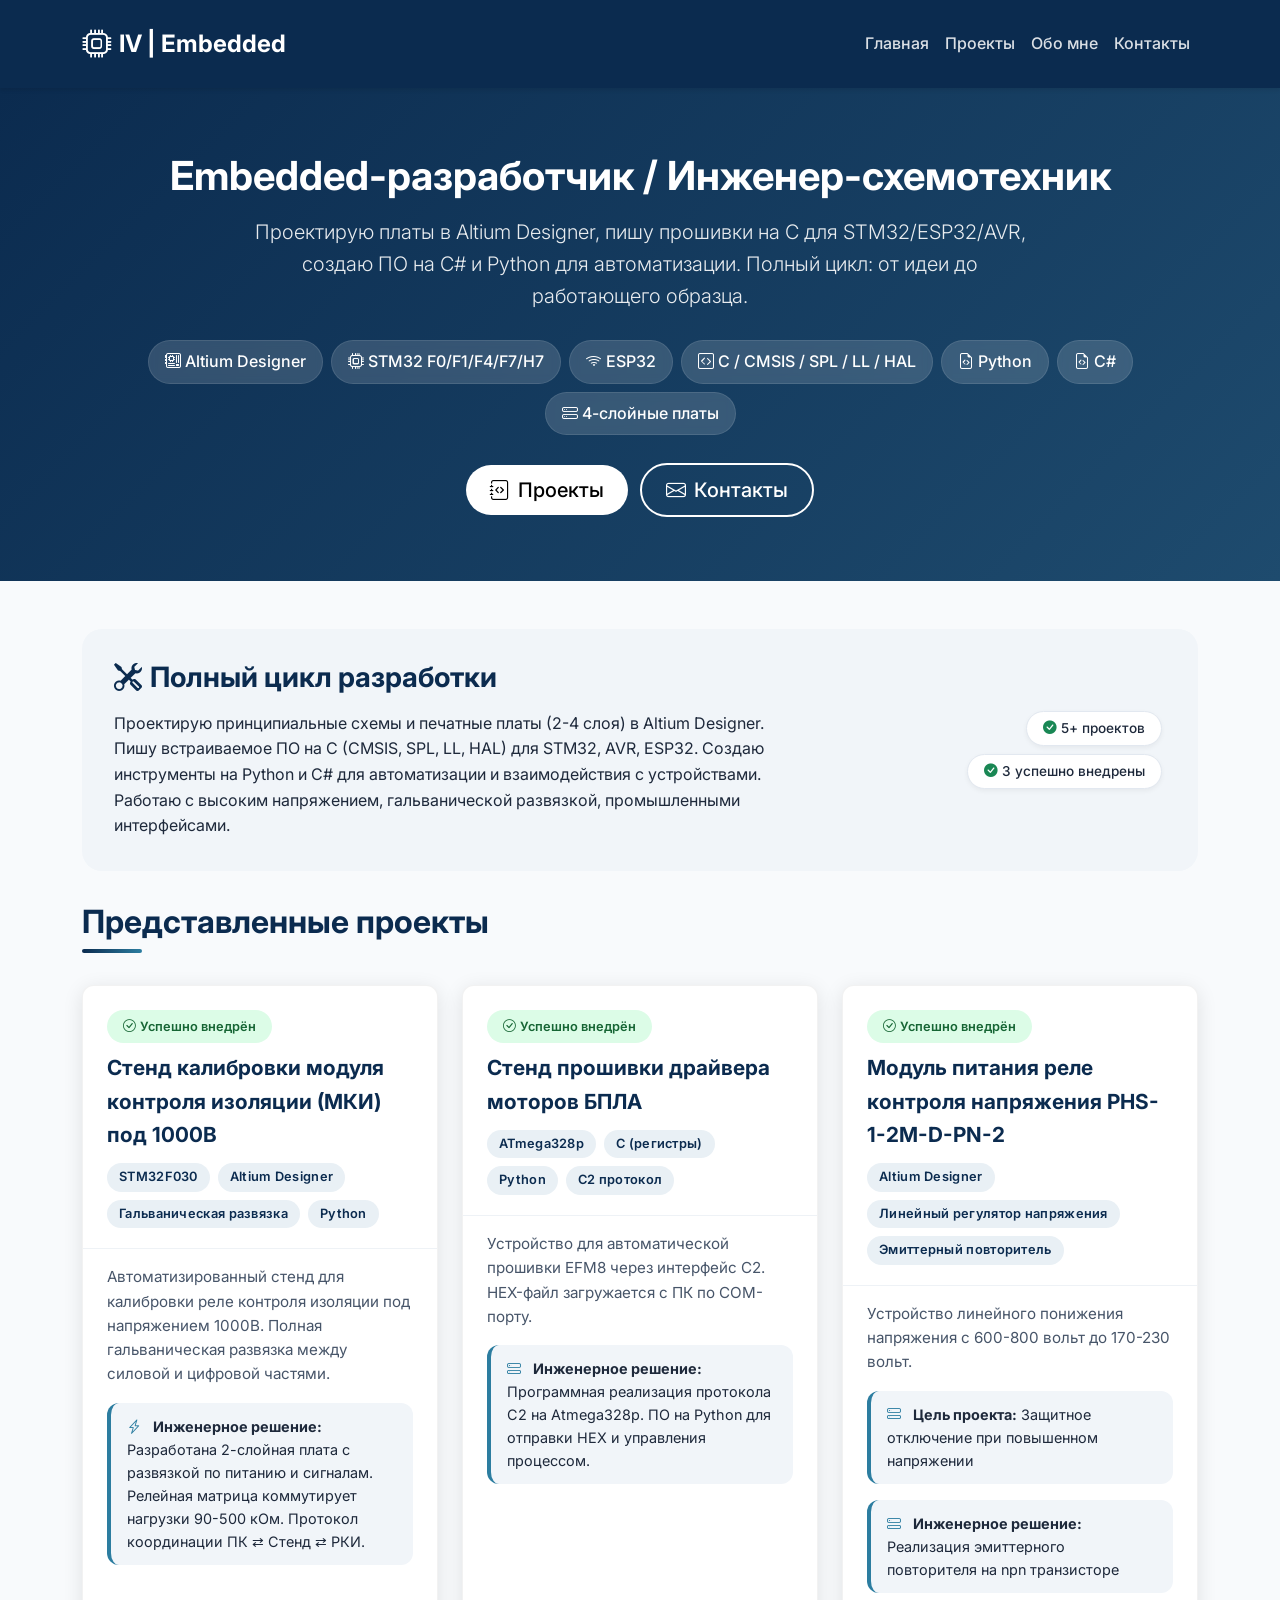
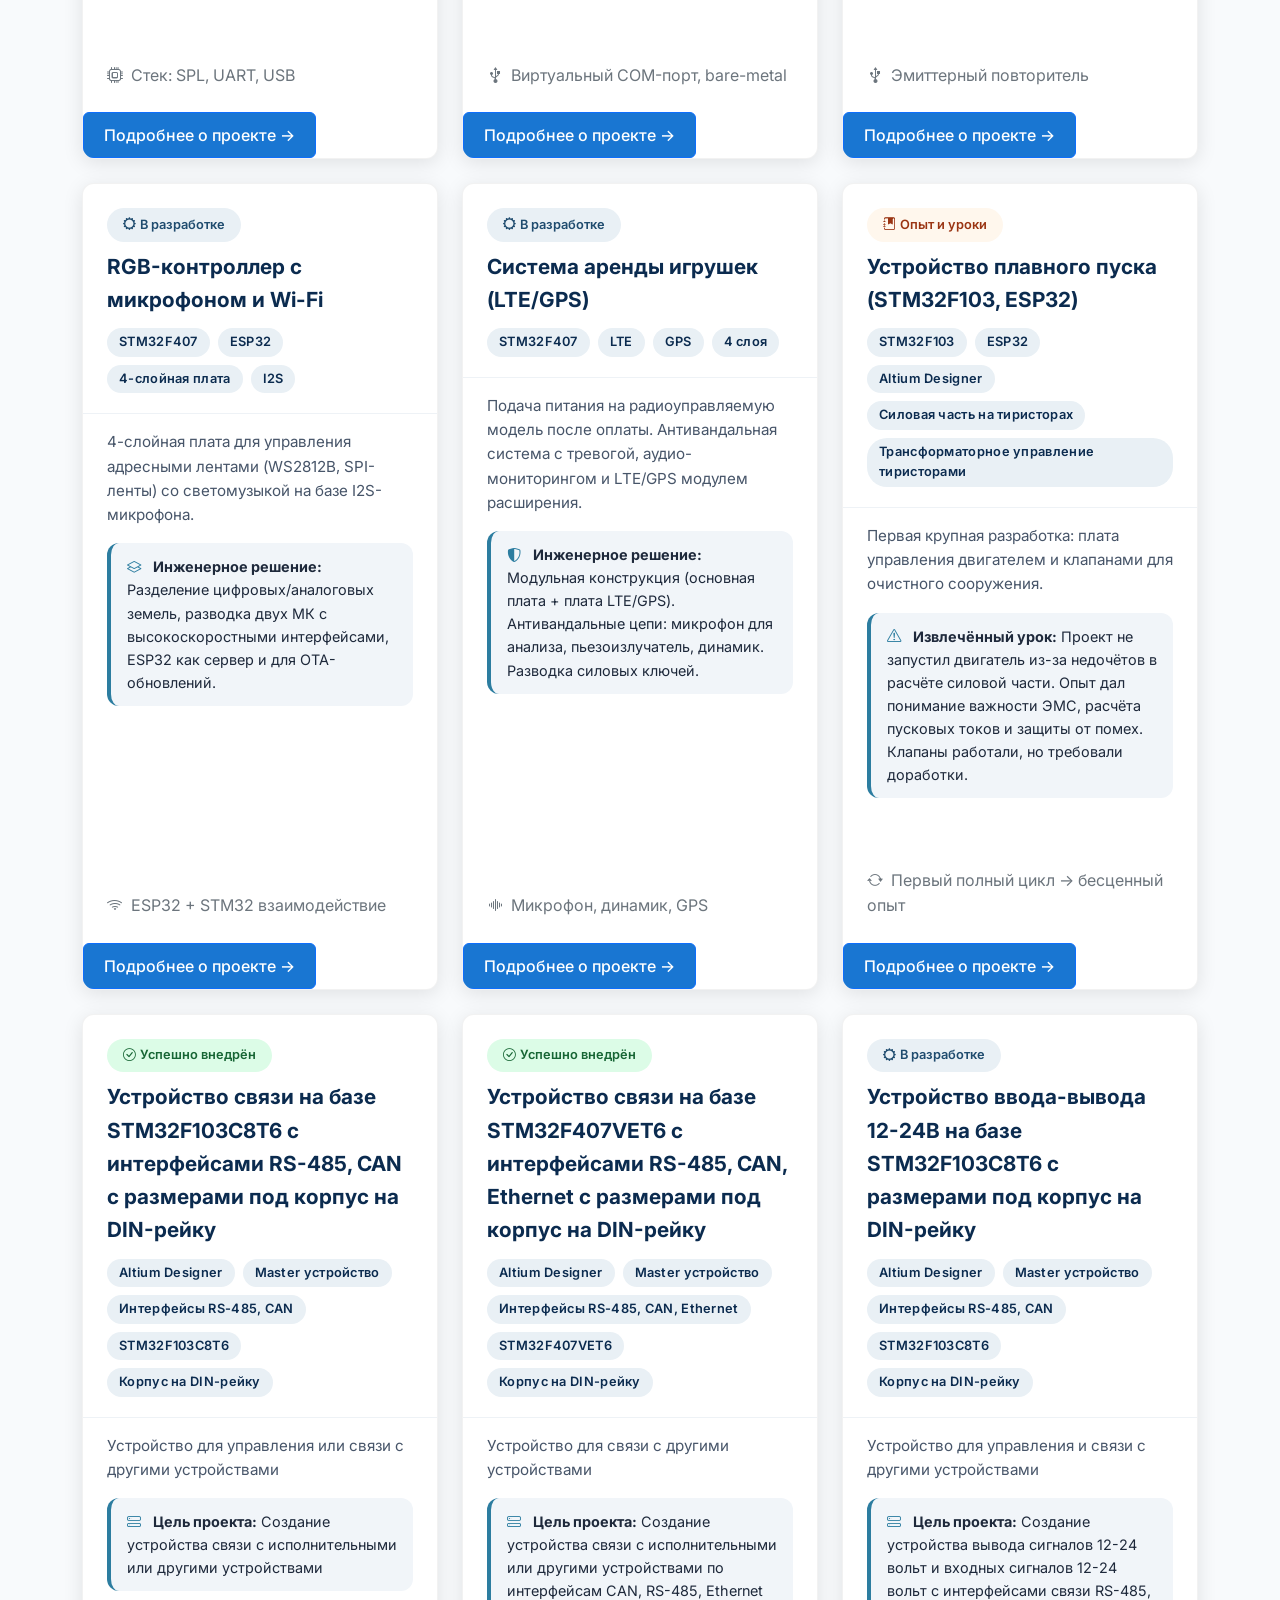
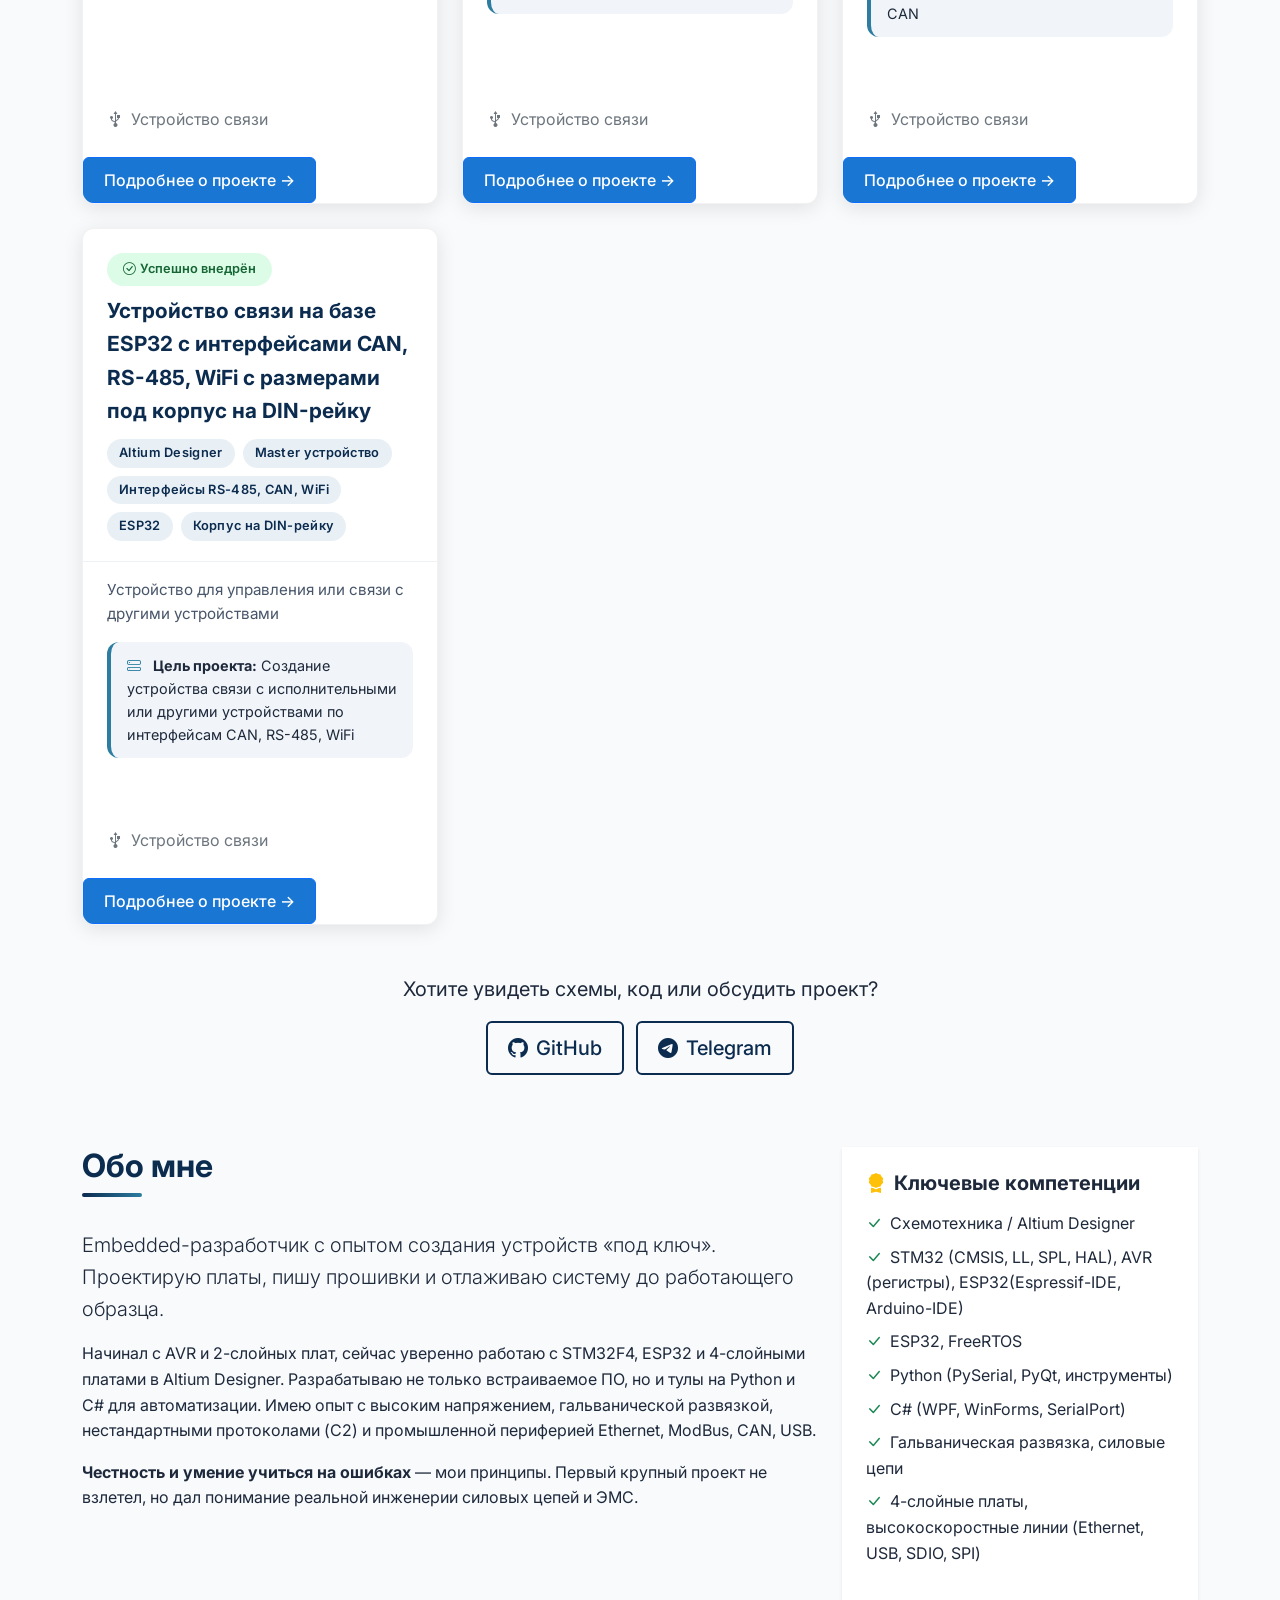
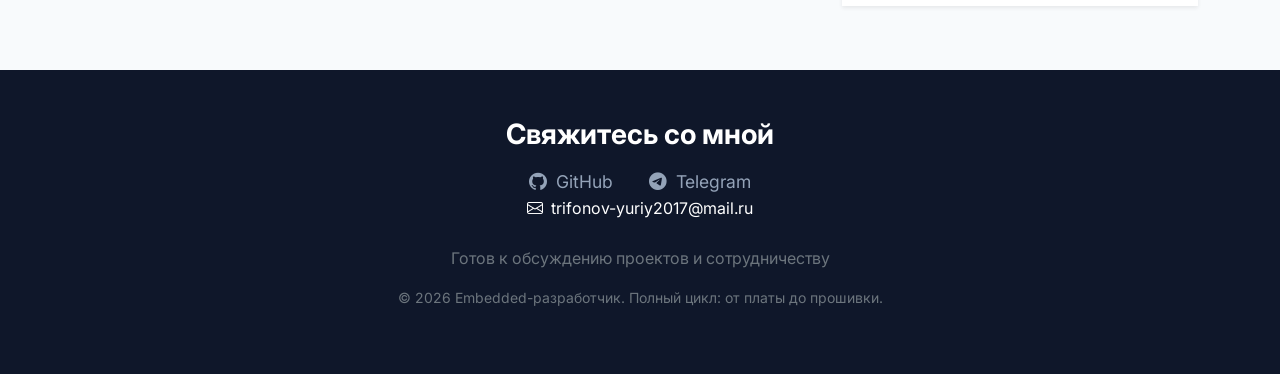
<file: index.html>
<!DOCTYPE html>
<html lang="ru">
<head>
    <meta charset="UTF-8">
    <meta name="viewport" content="width=device-width, initial-scale=1.0">
    <title>Embedded-разработчик | Портфолио</title>
    
    <!-- Локальный Bootstrap CSS -->
    <link href="css/bootstrap.min.css" rel="stylesheet">
    
    <!-- Локальный файл стилей -->
    <link href="css/style.css" rel="stylesheet">
    
    <!-- Bootstrap Icons (можно оставить CDN или скачать локально) -->
    <link rel="stylesheet" href="https://cdn.jsdelivr.net/npm/bootstrap-icons@1.11.3/font/bootstrap-icons.min.css">
    
    <!-- Google Fonts -->
    <link href="https://fonts.googleapis.com/css2?family=Inter:wght@400;500;600;700&display=swap" rel="stylesheet">
</head>
<body>

    <!-- Навигация -->
    <nav class="navbar navbar-expand-lg navbar-dark sticky-top">
        <div class="container">
            <a class="navbar-brand" href="#">
                <i class="bi bi-cpu"></i>IV | Embedded
            </a>
            <button class="navbar-toggler" type="button" data-bs-toggle="collapse" data-bs-target="#navbarNav">
                <span class="navbar-toggler-icon"></span>
            </button>
            <div class="collapse navbar-collapse justify-content-end" id="navbarNav">
                <ul class="navbar-nav">
                    <li class="nav-item"><a class="nav-link" href="#">Главная</a></li>
                    <li class="nav-item"><a class="nav-link" href="#projects">Проекты</a></li>
                    <li class="nav-item"><a class="nav-link" href="#about">Обо мне</a></li>
                    <li class="nav-item"><a class="nav-link" href="#contact">Контакты</a></li>
                </ul>
            </div>
        </div>
    </nav>

    <!-- Герой (Hero) секция -->
    <section class="hero text-center">
        <div class="container">
            <h1>Embedded-разработчик / Инженер-схемотехник</h1>
            <p class="lead mx-auto">Проектирую платы в Altium Designer, пишу прошивки на C для STM32/ESP32/AVR, создаю ПО на C# и Python для автоматизации. Полный цикл: от идеи до работающего образца.</p>
            <div class="d-flex flex-wrap justify-content-center mt-4">
                <span class="skill-badge"><i class="bi bi-motherboard me-1"></i>Altium Designer</span>
                <span class="skill-badge"><i class="bi bi-cpu me-1"></i>STM32 F0/F1/F4/F7/H7</span>
                <span class="skill-badge"><i class="bi bi-wifi me-1"></i>ESP32</span>
                <span class="skill-badge"><i class="bi bi-code-square me-1"></i>C / CMSIS / SPL / LL / HAL</span>
                <span class="skill-badge"><i class="bi bi-file-earmark-code me-1"></i>Python</span>
                <span class="skill-badge"><i class="bi bi-file-earmark-code me-1"></i>C#</span>
                <span class="skill-badge"><i class="bi bi-hdd-stack me-1"></i>4-слойные платы</span>
            </div>
            <div class="mt-4">
                <a href="#projects" class="btn btn-light btn-lg rounded-pill px-4 me-2"><i class="bi bi-journal-code me-2"></i>Проекты</a>
                <a href="#contact" class="btn btn-outline-light btn-lg rounded-pill px-4"><i class="bi bi-envelope me-2"></i>Контакты</a>
            </div>
        </div>
    </section>

    <div class="container" id="projects">
        <!-- Секция: Ключевая экспертиза -->
        <div class="experience-badge">
            <div class="row align-items-center">
                <div class="col-md-8">
                    <h3 class="fw-bold mb-3" style="color: var(--primary-dark);"><i class="bi bi-tools me-2"></i>Полный цикл разработки</h3>
                    <p class="mb-0">Проектирую принципиальные схемы и печатные платы (2-4 слоя) в Altium Designer. Пишу встраиваемое ПО на C (CMSIS, SPL, LL, HAL) для STM32, AVR, ESP32. Создаю инструменты на Python и C# для автоматизации и взаимодействия с устройствами. Работаю с высоким напряжением, гальванической развязкой, промышленными интерфейсами.</p>
                </div>
                <div class="col-md-4 text-md-end mt-3 mt-md-0">
                    <span class="chip"><i class="bi bi-check-circle-fill text-success me-1"></i>5+ проектов</span>
                    <span class="chip"><i class="bi bi-check-circle-fill text-success me-1"></i>3 успешно внедрены</span>
                </div>
            </div>
        </div>

        <!-- Заголовок проектов -->
        <h2 class="section-title">Представленные проекты</h2>
        <!-- <p class="text-secondary mb-4">Карточки проектов: кратко для HR, детали с инженерными решениями — для разработчиков.</p> -->

        <!-- Сетка проектов -->
        <div class="row g-4">
            
            <!-- ПРОЕКТ 1: Стенд калибровки РКИ -->
            <div class="col-lg-4 col-md-6">
                <div class="project-card">
                    <div class="project-header">
                        <span class="badge-outcome mb-2"><i class="bi bi-check-circle me-1"></i>Успешно внедрён</span>
                        <div class="project-title">Стенд калибровки модуля контроля изоляции (МКИ) под 1000В</div>
                        <div class="project-stack">
                            <span class="tech-tag">STM32F030</span>
                            <span class="tech-tag">Altium Designer</span>
                            <span class="tech-tag">Гальваническая развязка</span>
                            <span class="tech-tag">Python</span>
                        </div>
                    </div>
                    <div class="project-body">
                        <p class="project-desc">Автоматизированный стенд для калибровки реле контроля изоляции под напряжением 1000В. Полная гальваническая развязка между силовой и цифровой частями.</p>
                        <div class="project-highlight">
                            <i class="bi bi-lightning-charge"></i> <strong>Инженерное решение:</strong> Разработана 2-слойная плата с развязкой по питанию и сигналам. Релейная матрица коммутирует нагрузки 90-500 кОм. Протокол координации ПК ⇄ Стенд ⇄ РКИ.
                        </div>
                    </div>
                    <div class="project-footer">
                        <span class="text-secondary"><i class="bi bi-cpu me-1"></i> Стек: SPL, UART, USB</span>
                    </div>
                    <div class="project-links">
                        <a href="rki.html" class="btn btn-primary">
                            Подробнее о проекте →
                        </a>
                    </div>
                </div>
            </div>

            <!-- ПРОЕКТ 2: Стенд прошивки драйверов БПЛА -->
            <div class="col-lg-4 col-md-6">
                <div class="project-card">
                    <div class="project-header">
                        <span class="badge-outcome mb-2"><i class="bi bi-check-circle me-1"></i>Успешно внедрён</span>
                        <div class="project-title">Стенд прошивки драйвера моторов БПЛА</div>
                        <div class="project-stack">
                            <span class="tech-tag">ATmega328p</span>
                            <span class="tech-tag">C (регистры)</span>
                            <span class="tech-tag">Python</span>
                            <span class="tech-tag">C2 протокол</span>
                        </div>
                    </div>
                    <div class="project-body">
                        <p class="project-desc">Устройство для автоматической прошивки EFM8 через интерфейс C2. HEX-файл загружается с ПК по COM-порту.</p>
                        <div class="project-highlight">
                            <i class="bi bi-hdd-stack"></i> <strong>Инженерное решение:</strong> Программная реализация протокола C2 на Atmega328p. ПО на Python для отправки HEX и управления процессом.
                        </div>
                    </div>
                    <div class="project-footer">
                        <span class="text-secondary"><i class="bi bi-usb-symbol me-1"></i> Виртуальный COM-порт, bare-metal</span>
                    </div>
                    <div class="project-links">
                        <a href="bpla.html" class="btn btn-primary">
                            Подробнее о проекте →
                        </a>
                    </div>
                </div>
            </div>

            <!-- ПРОЕКТ 3: Плата питания РКН -->
            <div class="col-lg-4 col-md-6">
                <div class="project-card">
                    <div class="project-header">
                        <span class="badge-outcome mb-2"><i class="bi bi-check-circle me-1"></i>Успешно внедрён</span>
                        <div class="project-title">Модуль питания реле контроля напряжения PHS-1-2M-D-PN-2</div>
                        <div class="project-stack">
                            <span class="tech-tag">Altium Designer</span>
                            <span class="tech-tag">Линейный регулятор напряжения</span>
                            <span class="tech-tag">Эмиттерный повторитель</span>
                        </div>
                    </div>
                    <div class="project-body">
                        <p class="project-desc">Устройство линейного понижения напряжения с 600-800 вольт до 170-230 вольт.</p>
                        <div class="project-highlight">
                            <i class="bi bi-hdd-stack"></i> <strong>Цель проекта:</strong> Защитное отключение при повышенном напряжении
                        </div>
                        <div class="project-highlight">
                            <i class="bi bi-hdd-stack"></i> <strong>Инженерное решение:</strong> Реализация эмиттерного повторителя на npn транзисторе
                        </div>
                    </div>
                    <div class="project-footer">
                        <span class="text-secondary"><i class="bi bi-usb-symbol me-1"></i> Эмиттерный повторитель</span>
                    </div>
                    <div class="project-links">
                        <a href="rkn.html" class="btn btn-primary">
                            Подробнее о проекте →
                        </a>
                    </div>
                </div>
            </div>

            <!-- ПРОЕКТ 4: RGB-контроллер -->
            <div class="col-lg-4 col-md-6">
                <div class="project-card">
                    <div class="project-header">
                        <span class="badge-progress mb-2"><i class="bi bi-gear-wide me-1"></i>В разработке</span>
                        <div class="project-title">RGB-контроллер с микрофоном и Wi-Fi</div>
                        <div class="project-stack">
                            <span class="tech-tag">STM32F407</span>
                            <span class="tech-tag">ESP32</span>
                            <span class="tech-tag">4-слойная плата</span>
                            <span class="tech-tag">I2S</span>
                        </div>
                    </div>
                    <div class="project-body">
                        <p class="project-desc">4-слойная плата для управления адресными лентами (WS2812B, SPI-ленты) со светомузыкой на базе I2S-микрофона.</p>
                        <div class="project-highlight">
                            <i class="bi bi-layers"></i> <strong>Инженерное решение:</strong> Разделение цифровых/аналоговых земель, разводка двух МК с высокоскоростными интерфейсами, ESP32 как сервер и для OTA-обновлений.
                        </div>
                    </div>
                    <div class="project-footer">
                        <span class="text-secondary"><i class="bi bi-wifi me-1"></i> ESP32 + STM32 взаимодействие</span>
                    </div>
                    <div class="project-links">
                        <a href="rgb_controller.html" class="btn btn-primary">
                            Подробнее о проекте →
                        </a>
                    </div>
                </div>
            </div>

            <!-- ПРОЕКТ 5: Аренда игрушек -->
            <div class="col-lg-4 col-md-6">
                <div class="project-card">
                    <div class="project-header">
                        <span class="badge-progress mb-2"><i class="bi bi-gear-wide me-1"></i>В разработке</span>
                        <div class="project-title">Система аренды игрушек (LTE/GPS)</div>
                        <div class="project-stack">
                            <span class="tech-tag">STM32F407</span>
                            <span class="tech-tag">LTE</span>
                            <span class="tech-tag">GPS</span>
                            <span class="tech-tag">4 слоя</span>
                        </div>
                    </div>
                    <div class="project-body">
                        <p class="project-desc">Подача питания на радиоуправляемую модель после оплаты. Антивандальная система с тревогой, аудио-мониторингом и LTE/GPS модулем расширения.</p>
                        <div class="project-highlight">
                            <i class="bi bi-shield-shaded"></i> <strong>Инженерное решение:</strong> Модульная конструкция (основная плата + плата LTE/GPS). Антивандальные цепи: микрофон для анализа, пьезоизлучатель, динамик. Разводка силовых ключей.
                        </div>
                    </div>
                    <div class="project-footer">
                        <span class="text-secondary"><i class="bi bi-soundwave me-1"></i> Микрофон, динамик, GPS</span>
                    </div>
                    <div class="project-links">
                        <a href="rental_toys.html" class="btn btn-primary">
                            Подробнее о проекте →
                        </a>
                    </div>
                </div>

            </div>

            <!-- ПРОЕКТ 6: Первый крупный -->
            <div class="col-lg-4 col-md-6">
                <div class="project-card">
                    <div class="project-header">
                        <span class="badge-lesson mb-2"><i class="bi bi-journal-bookmark-fill me-1"></i>Опыт и уроки</span>
                        <div class="project-title">Устройство плавного пуска (STM32F103, ESP32)</div>
                        <div class="project-stack">
                            <span class="tech-tag">STM32F103</span>
                            <span class="tech-tag">ESP32</span>
                            <span class="tech-tag">Altium Designer</span>
                            <span class="tech-tag">Силовая часть на тиристорах</span>
                            <span class="tech-tag">Трансформаторное управление тиристорами</span>
                        </div>
                    </div>
                    <div class="project-body">
                        <p class="project-desc">Первая крупная разработка: плата управления двигателем и клапанами для очистного сооружения.</p>
                        <div class="project-highlight">
                            <i class="bi bi-exclamation-triangle"></i> <strong>Извлечённый урок:</strong> Проект не запустил двигатель из-за недочётов в расчёте силовой части. Опыт дал понимание важности ЭМС, расчёта пусковых токов и защиты от помех. Клапаны работали, но требовали доработки.
                        </div>
                    </div>
                    <div class="project-footer">
                        <span class="text-secondary"><i class="bi bi-arrow-repeat me-1"></i> Первый полный цикл → бесценный опыт</span>
                    </div>
                    <div class="project-links">
                        <a href="soft_starter.html" class="btn btn-primary">
                            Подробнее о проекте →
                        </a>
                    </div>
                </div>
            </div>

            <!-- ПРОЕКТ 7: Плата master - устройства с интерфейсами RS-485, CAN -->
            <div class="col-lg-4 col-md-6">
                <div class="project-card">
                    <div class="project-header">
                        <span class="badge-outcome mb-2"><i class="bi bi-check-circle me-1"></i>Успешно внедрён</span>
                        <div class="project-title">Устройство связи на базе STM32F103C8T6 с интерфейсами RS-485, CAN с размерами под корпус на DIN-рейку</div>
                        <div class="project-stack">
                            <span class="tech-tag">Altium Designer</span>
                            <span class="tech-tag">Master устройство</span>
                            <span class="tech-tag">Интерфейсы RS-485, CAN</span>
                            <span class="tech-tag">STM32F103C8T6</span>
                            <span class="tech-tag">Корпус на DIN-рейку</span>
                        </div>
                    </div>
                    <div class="project-body">
                        <p class="project-desc">Устройство для управления или связи с другими устройствами</p>
                        <div class="project-highlight">
                            <i class="bi bi-hdd-stack"></i> <strong>Цель проекта:</strong> Создание устройства связи с исполнительными или другими устройствами
                        </div>
                    </div>
                    <div class="project-footer">
                        <span class="text-secondary"><i class="bi bi-usb-symbol me-1"></i> Устройство связи</span>
                    </div>
                    <div class="project-links">
                        <a href="stm32_master.html" class="btn btn-primary">
                            Подробнее о проекте →
                        </a>
                    </div>
                </div>
            </div>
            <!-- ПРОЕКТ 8: Плата master - устройства с интерфейсами RS-485, CAN, Ethernet -->
            <div class="col-lg-4 col-md-6">
                <div class="project-card">
                    <div class="project-header">
                        <span class="badge-outcome mb-2"><i class="bi bi-check-circle me-1"></i>Успешно внедрён</span>
                        <div class="project-title">Устройство связи на базе STM32F407VET6 с интерфейсами RS-485, CAN, Ethernet с размерами под корпус на DIN-рейку</div>
                        <div class="project-stack">
                            <span class="tech-tag">Altium Designer</span>
                            <span class="tech-tag">Master устройство</span>
                            <span class="tech-tag">Интерфейсы RS-485, CAN, Ethernet</span>
                            <span class="tech-tag">STM32F407VET6</span>
                            <span class="tech-tag">Корпус на DIN-рейку</span>
                        </div>
                    </div>
                    <div class="project-body">
                        <p class="project-desc">Устройство для связи с другими устройствами</p>
                        <div class="project-highlight">
                            <i class="bi bi-hdd-stack"></i> <strong>Цель проекта:</strong> Создание устройства связи с исполнительными или другими устройствами по интерфейсам CAN, RS-485, Ethernet
                        </div>
                    </div>
                    <div class="project-footer">
                        <span class="text-secondary"><i class="bi bi-usb-symbol me-1"></i> Устройство связи</span>
                    </div>
                    <div class="project-links">
                        <a href="stm32_master_LAN.html" class="btn btn-primary">
                            Подробнее о проекте →
                        </a>
                    </div>
                </div>
            </div>
            <!-- ПРОЕКТ 9: Плата slave- устройства ввода-вывода с интерфейсами RS-485, CAN -->
            <div class="col-lg-4 col-md-6">
                <div class="project-card">
                    <div class="project-header">
                        <span class="badge-progress mb-2"><i class="bi bi-gear-wide me-1"></i>В разработке</span>
                        <div class="project-title">Устройство ввода-вывода 12-24В на базе STM32F103C8T6 с размерами под корпус на DIN-рейку</div>
                        <div class="project-stack">
                            <span class="tech-tag">Altium Designer</span>
                            <span class="tech-tag">Master устройство</span>
                            <span class="tech-tag">Интерфейсы RS-485, CAN</span>
                            <span class="tech-tag">STM32F103C8T6</span>
                            <span class="tech-tag">Корпус на DIN-рейку</span>
                        </div>
                    </div>
                    <div class="project-body">
                        <p class="project-desc">Устройство для управления и связи с другими устройствами</p>
                        <div class="project-highlight">
                            <i class="bi bi-hdd-stack"></i> <strong>Цель проекта:</strong> Создание устройства вывода сигналов 12-24 вольт и входных сигналов 12-24 вольт с интерфейсами связи RS-485, CAN
                        </div>
                    </div>
                    <div class="project-footer">
                        <span class="text-secondary"><i class="bi bi-usb-symbol me-1"></i> Устройство связи</span>
                    </div>
                    <div class="project-links">
                        <a href="stm32_DIDO.html" class="btn btn-primary">
                            Подробнее о проекте →
                        </a>
                    </div>
                </div>
            </div>

            <!-- ПРОЕКТ 10: Плата  устройства связи на базе ESP32 c интерфейсами RS-485, CAN -->
            <div class="col-lg-4 col-md-6">
                <div class="project-card">
                    <div class="project-header">
                        <span class="badge-outcome mb-2"><i class="bi bi-check-circle me-1"></i>Успешно внедрён</span>
                        <div class="project-title">Устройство связи на базе ESP32 с интерфейсами CAN, RS-485, WiFi с размерами под корпус на DIN-рейку</div>
                        <div class="project-stack">
                            <span class="tech-tag">Altium Designer</span>
                            <span class="tech-tag">Master устройство</span>
                            <span class="tech-tag">Интерфейсы RS-485, CAN, WiFi</span>
                            <span class="tech-tag">ESP32</span>
                            <span class="tech-tag">Корпус на DIN-рейку</span>
                        </div>
                    </div>
                    <div class="project-body">
                        <p class="project-desc">Устройство для управления или связи с другими устройствами</p>
                        <div class="project-highlight">
                            <i class="bi bi-hdd-stack"></i> <strong>Цель проекта:</strong> Создание устройства связи с исполнительными или другими устройствами по интерфейсам CAN, RS-485, WiFi
                        </div>
                    </div>
                    <div class="project-footer">
                        <span class="text-secondary"><i class="bi bi-usb-symbol me-1"></i> Устройство связи</span>
                    </div>
                    <div class="project-links">
                        <a href="ESP32_master.html" class="btn btn-primary">
                            Подробнее о проекте →
                        </a>
                    </div>
                </div>
            </div>
        </div>

        <!-- Призыв к действию -->
        <div class="text-center my-5">
            <p class="fs-5 mb-3">Хотите увидеть схемы, код или обсудить проект?</p>
            <a href="https://github.com/trifonov-yuriy" class="btn btn-outline-primary-custom btn-lg me-2"><i class="bi bi-github me-2"></i>GitHub</a>
            <a href="https://t.me/YuriyTrifonov" class="btn btn-outline-primary-custom btn-lg"><i class="bi bi-telegram me-2"></i>Telegram</a>
        </div>

        <!-- О себе -->
        <div class="row my-5 pt-4" id="about">
            <div class="col-md-8">
                <h2 class="section-title">Обо мне</h2>
                <p class="lead">Embedded-разработчик с опытом создания устройств «под ключ». Проектирую платы, пишу прошивки и отлаживаю систему до работающего образца.</p>
                <p>Начинал с AVR и 2-слойных плат, сейчас уверенно работаю с STM32F4, ESP32 и 4-слойными платами в Altium Designer. Разрабатываю не только встраиваемое ПО, но и тулы на Python и C# для автоматизации. Имею опыт с высоким напряжением, гальванической развязкой, нестандартными протоколами (C2) и промышленной периферией Ethernet, ModBus, CAN, USB.</p>
                <p><strong>Честность и умение учиться на ошибках</strong> — мои принципы. Первый крупный проект не взлетел, но дал понимание реальной инженерии силовых цепей и ЭМС.</p>
            </div>
            <div class="col-md-4">
                <div class="bg-white p-4 rounded-4 shadow-sm mt-4 mt-md-0">
                    <h5><i class="bi bi-award-fill text-warning me-2"></i>Ключевые компетенции</h5>
                    <ul class="list-unstyled mt-3">
                        <li class="mb-2"><i class="bi bi-check-lg text-success me-2"></i>Схемотехника / Altium Designer</li>
                        <li class="mb-2"><i class="bi bi-check-lg text-success me-2"></i>STM32 (CMSIS, LL, SPL, HAL), AVR (регистры), ESP32(Espressif-IDE, Arduino-IDE)</li>
                        <li class="mb-2"><i class="bi bi-check-lg text-success me-2"></i>ESP32, FreeRTOS</li>
                        <li class="mb-2"><i class="bi bi-check-lg text-success me-2"></i>Python (PySerial, PyQt, инструменты)</li>
                        <li class="mb-2"><i class="bi bi-check-lg text-success me-2"></i>C# (WPF, WinForms, SerialPort)</li>
                        <li class="mb-2"><i class="bi bi-check-lg text-success me-2"></i>Гальваническая развязка, силовые цепи</li>
                        <li class="mb-2"><i class="bi bi-check-lg text-success me-2"></i>4-слойные платы, высокоскоростные линии (Ethernet, USB, SDIO, SPI)</li>
                    </ul>
                </div>
            </div>
        </div>
    </div>

    <!-- Футер -->
    <footer id="contact">
        <div class="container text-center">
            <h3 class="text-white mb-3">Свяжитесь со мной</h3>
            <div class="footer-links mb-4">
                <a href="https://github.com/trifonov-yuriy"><i class="bi bi-github me-1"></i> GitHub</a>
                <a href="https://t.me/YuriyTrifonov"><i class="bi bi-telegram me-1"></i> Telegram</a>
                <div href=""><i class="bi bi-envelope me-1"></i> trifonov-yuriy2017@mail.ru</div>
            </div>
            <p class="text-secondary mb-0">Готов к обсуждению проектов и сотрудничеству</p>
            <p class="text-secondary mt-3 small">© 2026 Embedded-разработчик. Полный цикл: от платы до прошивки.</p>
        </div>
    </footer>

    <!-- Локальный Bootstrap JS -->
    <script src="js/bootstrap.bundle.min.js"></script>


    <!-- Галерея изображений -->
    <script src="js/gallery.js"></script>
</body>
</html>
</file>
<file: css/style.css>
/* ===== ОСНОВНЫЕ НАСТРОЙКИ ===== */
:root {
    --primary-dark: #0b2b4f;
    --primary-medium: #1e4b6e;
    --primary-light: #2c7da0;
    --accent: #2c7da0;
    --text-dark: #1e293b;
    --text-medium: #475569;
    --text-light: #64748b;
    --bg-light: #f8fafc;
    --bg-card: #ffffff;
    --border-light: #eef2f6;
    --success-bg: #dcfce7;
    --success-text: #166534;
    --warning-bg: #fff7ed;
    --warning-text: #9a3412;
    --progress-bg: #e9f0f5;
    --progress-text: #1e4b6e;
}

* {
    margin: 0;
    padding: 0;
    box-sizing: border-box;
}

body {
    font-family: 'Inter', sans-serif;
    background-color: var(--bg-light);
    color: var(--text-dark);
    line-height: 1.6;
}

/* ===== ТИПОГРАФИКА ===== */
h1, h2, h3, h4, h5, h6 {
    font-weight: 700;
    line-height: 1.2;
}

.section-title {
    font-weight: 700;
    color: var(--primary-dark);
    margin-bottom: 2rem;
    position: relative;
    padding-bottom: 0.75rem;
}

.section-title:after {
    content: '';
    position: absolute;
    bottom: 0;
    left: 0;
    width: 60px;
    height: 4px;
    background: linear-gradient(90deg, var(--primary-dark), var(--primary-light));
    border-radius: 2px;
}

/* ===== НАВИГАЦИЯ ===== */
.navbar {
    background-color: var(--primary-dark) !important;
    box-shadow: 0 2px 4px rgba(0,0,0,.1);
    padding: 1rem 0;
}

.navbar-brand {
    font-weight: 700;
    font-size: 1.5rem;
    color: white !important;
    display: flex;
    align-items: center;
}

.navbar-brand i {
    margin-right: 0.5rem;
    font-size: 1.8rem;
}

.nav-link {
    color: rgba(255,255,255,.85) !important;
    font-weight: 500;
    transition: color 0.3s ease;
}

.nav-link:hover {
    color: white !important;
}

/* ===== ГЕРОЙ (HERO) СЕКЦИЯ ===== */
.hero {
    background: linear-gradient(135deg, var(--primary-dark) 0%, var(--primary-medium) 100%);
    color: white;
    padding: 4rem 0;
    margin-bottom: 3rem;
}

.hero h1 {
    font-weight: 700;
    font-size: 2.5rem;
    margin-bottom: 1rem;
}

.hero .lead {
    font-size: 1.25rem;
    opacity: 0.9;
    max-width: 800px;
    margin: 0 auto;
}

.skill-badge {
    background-color: rgba(255,255,255,.15);
    color: white;
    padding: 0.5rem 1rem;
    border-radius: 50px;
    font-weight: 500;
    margin: 0.25rem;
    display: inline-block;
    backdrop-filter: blur(5px);
    border: 1px solid rgba(255,255,255,.1);
    transition: transform 0.2s ease;
}

.skill-badge:hover {
    transform: translateY(-2px);
    background-color: rgba(255,255,255,.2);
}

/* ===== КАРТОЧКИ ПРОЕКТОВ ===== */
.project-card {
    background: var(--bg-card);
    border-radius: 16px;
    box-shadow: 0 4px 20px rgba(0,0,0,0.08);
    transition: transform 0.3s ease, box-shadow 0.3s ease;
    height: 100%;
    display: flex;
    flex-direction: column;
    border: 1px solid rgba(0,0,0,0.05);
    overflow: hidden;
}

.project-card:hover {
    transform: translateY(-5px);
    box-shadow: 0 12px 30px rgba(0,0,0,0.12);
}

.project-header {
    padding: 1.5rem 1.5rem 1rem 1.5rem;
    border-bottom: 1px solid var(--border-light);
}

.project-title {
    font-weight: 700;
    font-size: 1.3rem;
    margin-bottom: 0.5rem;
    color: var(--primary-dark);
}

.project-stack {
    display: flex;
    flex-wrap: wrap;
    gap: 0.5rem;
    margin: 0.75rem 0 0.25rem 0;
}

.tech-tag {
    background-color: #e9f0f5;
    color: var(--primary-dark);
    padding: 0.25rem 0.75rem;
    border-radius: 20px;
    font-size: 0.8rem;
    font-weight: 600;
    letter-spacing: 0.3px;
    transition: background-color 0.2s ease;
}

.tech-tag:hover {
    background-color: var(--primary-light);
    color: white;
}

.project-body {
    padding: 1rem 1.5rem 1.5rem 1.5rem;
    flex-grow: 1;
}

.project-desc {
    color: var(--text-medium);
    font-size: 0.95rem;
    line-height: 1.6;
    margin-bottom: 1rem;
}

.project-highlight {
    background-color: #f1f5f9;
    padding: 0.75rem 1rem;
    border-radius: 12px;
    font-size: 0.9rem;
    margin: 1rem 0;
    border-left: 4px solid var(--primary-light);
}

.project-highlight i {
    color: var(--primary-light);
    margin-right: 0.5rem;
}

.project-footer {
    padding: 0 1.5rem 1.5rem 1.5rem;
    margin-top: auto;
}

/* ===== БЕЙДЖИ СТАТУСОВ ===== */
.badge-outcome {
    background-color: var(--success-bg);
    color: var(--success-text);
    font-weight: 600;
    padding: 0.4rem 1rem;
    border-radius: 30px;
    font-size: 0.8rem;
    display: inline-block;
}

.badge-lesson {
    background-color: var(--warning-bg);
    color: var(--warning-text);
    font-weight: 600;
    padding: 0.4rem 1rem;
    border-radius: 30px;
    font-size: 0.8rem;
    display: inline-block;
}

.badge-progress {
    background-color: var(--progress-bg);
    color: var(--progress-text);
    font-weight: 600;
    padding: 0.4rem 1rem;
    border-radius: 30px;
    font-size: 0.8rem;
    display: inline-block;
}

/* ===== КНОПКИ ===== */
.btn-outline-primary-custom {
    border: 2px solid var(--primary-dark);
    color: var(--primary-dark);
    font-weight: 600;
    padding: 0.5rem 1.5rem;
    border-radius: 30px;
    transition: all 0.3s;
    background: transparent;
}

.btn-outline-primary-custom:hover {
    background-color: var(--primary-dark);
    color: white;
}

.btn-light {
    background: white;
    border: none;
    font-weight: 600;
    padding: 0.5rem 1.5rem;
    border-radius: 30px;
    transition: all 0.3s;
}

.btn-light:hover {
    background: rgba(255,255,255,.9);
    transform: translateY(-2px);
    box-shadow: 0 5px 15px rgba(0,0,0,.2);
}

.btn-outline-light {
    border: 2px solid white;
    color: white;
    font-weight: 600;
    padding: 0.5rem 1.5rem;
    border-radius: 30px;
    transition: all 0.3s;
}

.btn-outline-light:hover {
    background: white;
    color: var(--primary-dark);
    transform: translateY(-2px);
}

/* ===== БЛОК ОПЫТА ===== */
.experience-badge {
    background-color: #f1f5f9;
    padding: 2rem;
    border-radius: 20px;
    margin: 2rem 0;
}

.chip {
    background: white;
    border-radius: 30px;
    padding: 0.35rem 1rem;
    font-size: 0.85rem;
    font-weight: 500;
    color: var(--text-dark);
    box-shadow: 0 2px 5px rgba(0,0,0,0.05);
    display: inline-block;
    margin: 0.25rem;
    border: 1px solid #e2e8f0;
}

/* ===== ФУТЕР ===== */
footer {
    background-color: #0f172a;
    color: white;
    padding: 3rem 0;
    margin-top: 4rem;
}

.footer-links a {
    color: #94a3b8;
    text-decoration: none;
    margin: 0 1rem;
    transition: color 0.3s;
    font-size: 1.1rem;
}

.footer-links a:hover {
    color: white;
}

/* ===== АДАПТИВНОСТЬ ===== */
@media (max-width: 768px) {
    .hero h1 {
        font-size: 2rem;
    }
    
    .hero .lead {
        font-size: 1.1rem;
    }
    
    .section-title {
        font-size: 1.75rem;
    }
    
    .project-card {
        margin-bottom: 1rem;
    }
    
    .footer-links a {
        display: inline-block;
        margin: 0.5rem;
    }
}

@media (max-width: 576px) {
    .hero {
        padding: 3rem 0;
    }
    
    .hero h1 {
        font-size: 1.75rem;
    }
    
    .skill-badge {
        font-size: 0.9rem;
        padding: 0.4rem 0.8rem;
    }
    
    .project-header {
        padding: 1.25rem;
    }
    
    .project-body {
        padding: 1rem 1.25rem;
    }
}

/* ===== АНИМАЦИИ ===== */
@keyframes fadeInUp {
    from {
        opacity: 0;
        transform: translateY(20px);
    }
    to {
        opacity: 1;
        transform: translateY(0);
    }
}

.project-card {
    animation: fadeInUp 0.6s ease-out;
}

/* ===== УТИЛИТЫ ===== */
.text-primary-dark {
    color: var(--primary-dark);
}

.bg-primary-gradient {
    background: linear-gradient(135deg, var(--primary-dark), var(--primary-medium));
}

.hover-lift {
    transition: transform 0.3s ease;
}

.hover-lift:hover {
    transform: translateY(-3px);
}



/* Стили для карточек проектов */
.project-card {
    display: flex;
    background: #fff;
    border-radius: 12px;
    box-shadow: 0 4px 20px rgba(0,0,0,0.1);
    margin-bottom: 30px;
    overflow: hidden;
    transition: transform 0.3s, box-shadow 0.3s;
}

.project-card:hover {
    transform: translateY(-4px);
    box-shadow: 0 8px 30px rgba(0,0,0,0.15);
}

.project-preview {
    flex: 0 0 300px;
    background: #f5f5f5;
}

.project-image {
    width: 100%;
    height: 100%;
    object-fit: cover;
}

.project-info {
    flex: 1;
    padding: 25px;
}

.project-tags {
    margin: 15px 0;
}

.tag {
    display: inline-block;
    background: #e3f2fd;
    color: #1976d2;
    padding: 5px 12px;
    border-radius: 20px;
    font-size: 0.85rem;
    margin-right: 8px;
    margin-bottom: 8px;
    font-weight: 500;
}

.project-description {
    color: #555;
    line-height: 1.6;
    margin-bottom: 20px;
}

.project-links {
    display: flex;
    gap: 15px;
    flex-wrap: wrap;
}

.btn {
    display: inline-block;
    padding: 10px 20px;
    border-radius: 6px;
    text-decoration: none;
    font-weight: 500;
    transition: background 0.3s;
}

.btn-primary {
    background: #1976d2;
    color: white;
}

.btn-primary:hover {
    background: #1565c0;
}

.btn-secondary {
    background: #f5f5f5;
    color: #333;
}

.btn-secondary:hover {
    background: #e0e0e0;
}

/* Для мобильных устройств */
@media (max-width: 768px) {
    .project-card {
        flex-direction: column;
    }
    
    .project-preview {
        flex: 0 0 200px;
    }
}


/* Модальное окно для просмотра изображений */
.modal {
    display: none;
    position: fixed;
    z-index: 9999;
    padding-top: 50px;
    left: 0;
    top: 0;
    width: 100%;
    height: 100%;
    overflow: auto;
    background-color: rgba(0, 0, 0, 0.95);
    backdrop-filter: blur(5px);
}

.modal-content {
    margin: auto;
    display: block;
    max-width: 90%;
    max-height: 90%;
    object-fit: contain;
    border-radius: 8px;
    box-shadow: 0 0 30px rgba(0,0,0,0.5);
}

.close {
    position: absolute;
    top: 25px;
    right: 35px;
    color: #f1f1f1;
    font-size: 40px;
    font-weight: bold;
    cursor: pointer;
    transition: color 0.3s;
    z-index: 10000;
    width: 50px;
    height: 50px;
    display: flex;
    align-items: center;
    justify-content: center;
    background: rgba(0,0,0,0.5);
    border-radius: 50%;
    line-height: 1;
}

.close:hover {
    color: #fff;
    background: rgba(255,255,255,0.2);
}

.close:before {
    content: "×";
    font-size: 40px;
}

/* Затемнение фона при открытом модальном окне */
body.modal-open {
    overflow: hidden;
}

/* Стили для кликабельных изображений в галерее */
.gallery-item img {
    cursor: pointer;
    transition: opacity 0.3s, transform 0.3s;
}

.gallery-item img:hover {
    opacity: 0.9;
    transform: scale(1.02);
}

/* Кнопка навигации в модальном окне */
.modal-nav {
    position: absolute;
    top: 50%;
    transform: translateY(-50%);
    color: white;
    font-size: 40px;
    cursor: pointer;
    padding: 20px;
    background: rgba(0,0,0,0.3);
    border-radius: 50%;
    width: 70px;
    height: 70px;
    display: flex;
    align-items: center;
    justify-content: center;
    transition: background 0.3s;
    z-index: 10001;
}

.modal-nav:hover {
    background: rgba(255,255,255,0.2);
}

.modal-prev {
    left: 20px;
}

.modal-next {
    right: 20px;
}

/* Индекс текущего изображения */
.modal-counter {
    position: absolute;
    bottom: 30px;
    left: 50%;
    transform: translateX(-50%);
    color: white;
    background: rgba(0,0,0,0.5);
    padding: 8px 16px;
    border-radius: 30px;
    font-size: 14px;
    z-index: 10001;
}

@media (max-width: 768px) {
    .modal-nav {
        width: 50px;
        height: 50px;
        font-size: 24px;
    }
    
    .close {
        top: 15px;
        right: 15px;
        font-size: 30px;
        width: 40px;
        height: 40px;
    }
}

/* Модальное окно для просмотра изображений */
.modal {
    display: none;
    position: fixed;
    z-index: 9999;
    padding-top: 50px;
    left: 0;
    top: 0;
    width: 100%;
    height: 100%;
    overflow: auto;
    background-color: rgba(0, 0, 0, 0.95);
    backdrop-filter: blur(5px);
}

.modal-content {
    margin: auto;
    display: block;
    max-width: 90%;
    max-height: 90%;
    object-fit: contain;
    border-radius: 8px;
    box-shadow: 0 0 30px rgba(0,0,0,0.5);
}

.close {
    position: absolute;
    top: 25px;
    right: 35px;
    color: #f1f1f1;
    font-size: 40px;
    font-weight: bold;
    cursor: pointer;
    transition: color 0.3s;
    z-index: 10000;
    width: 50px;
    height: 50px;
    display: flex;
    align-items: center;
    justify-content: center;
    background: rgba(0,0,0,0.5);
    border-radius: 50%;
    line-height: 1;
}

.close:hover {
    color: #fff;
    background: rgba(255,255,255,0.2);
}

/* Кнопки навигации */
.modal-nav {
    position: absolute;
    top: 50%;
    transform: translateY(-50%);
    color: white;
    font-size: 40px;
    cursor: pointer;
    padding: 20px;
    background: rgba(0,0,0,0.3);
    border-radius: 50%;
    width: 70px;
    height: 70px;
    display: flex;
    align-items: center;
    justify-content: center;
    transition: background 0.3s;
    z-index: 10001;
}

.modal-nav:hover {
    background: rgba(255,255,255,0.2);
}

.modal-prev {
    left: 20px;
}

.modal-next {
    right: 20px;
}

/* Индекс текущего изображения */
.modal-counter {
    position: absolute;
    bottom: 30px;
    left: 50%;
    transform: translateX(-50%);
    color: white;
    background: rgba(0,0,0,0.5);
    padding: 8px 16px;
    border-radius: 30px;
    font-size: 14px;
    z-index: 10001;
}

/* Стили для кликабельных изображений в галерее */
.gallery-item img {
    cursor: pointer;
    transition: opacity 0.3s, transform 0.3s;
}

.gallery-item img:hover {
    opacity: 0.9;
    transform: scale(1.02);
}

/* Отдельное изображение (не в галерее) */
img[onclick="openModal(this)"] {
    cursor: pointer;
    transition: opacity 0.3s, transform 0.3s;
}

img[onclick="openModal(this)"]:hover {
    opacity: 0.9;
    transform: scale(1.02);
}

@media (max-width: 768px) {
    .modal-nav {
        width: 50px;
        height: 50px;
        font-size: 24px;
        padding: 10px;
    }
    
    .close {
        top: 15px;
        right: 15px;
        font-size: 30px;
        width: 40px;
        height: 40px;
    }
}
</file>
